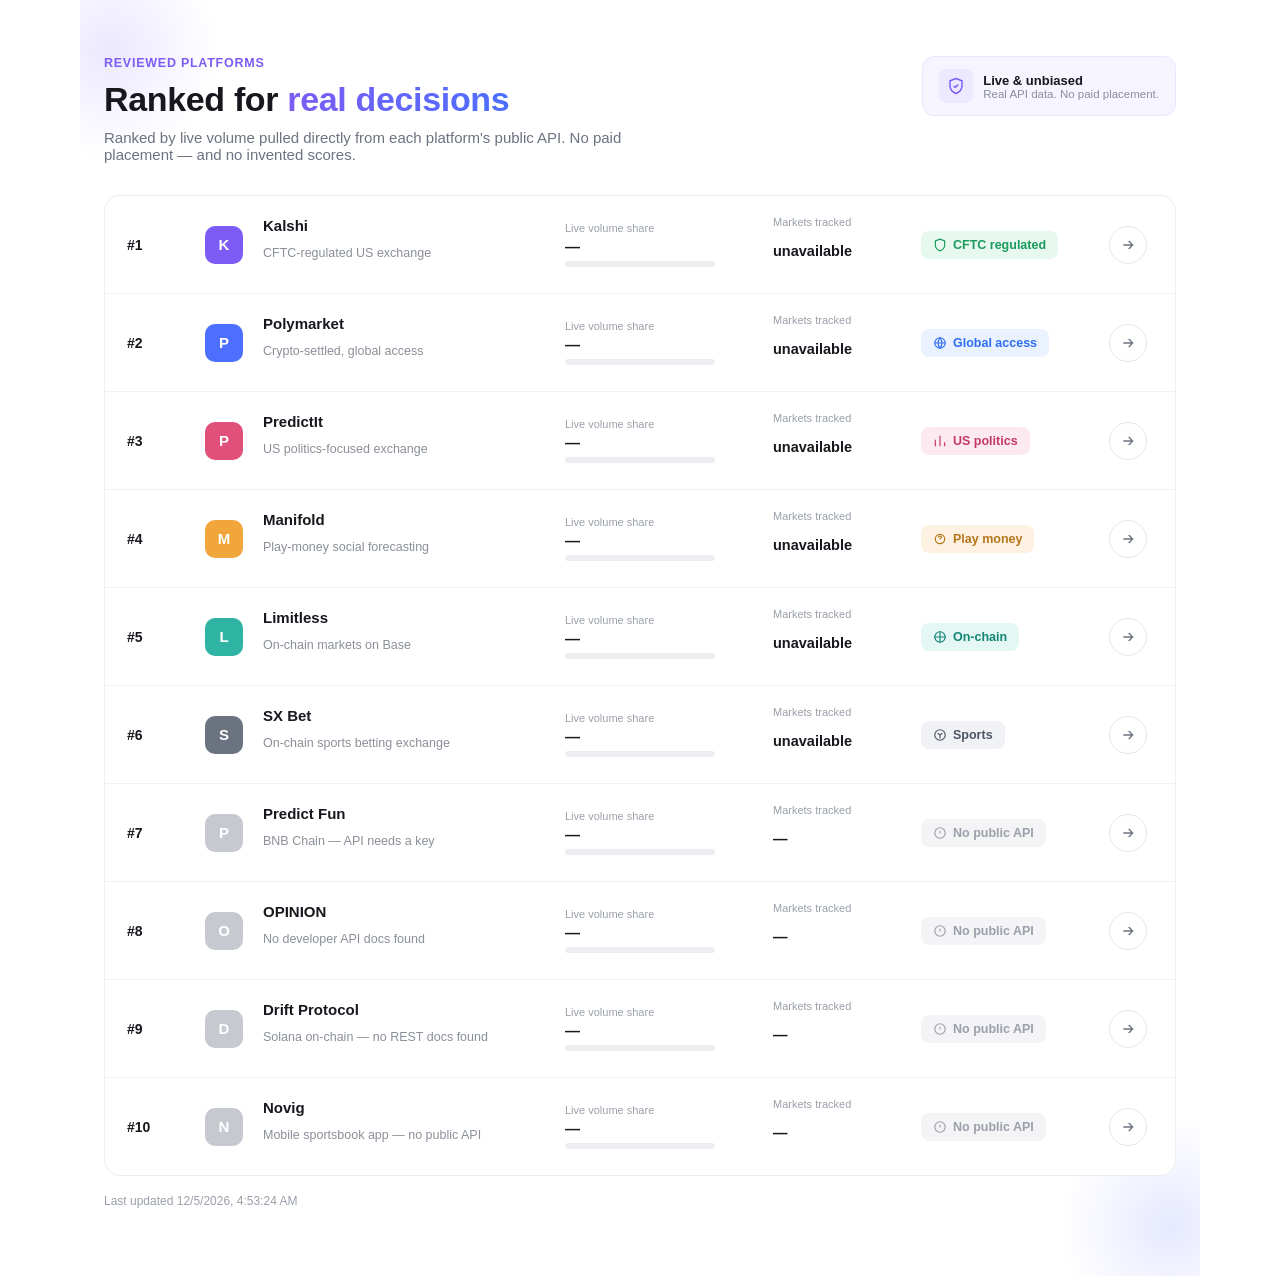
<file: ranked-platforms.html>
<!DOCTYPE html>
<html lang="en">
<head>
<meta charset="UTF-8">
<title>Ranked prediction market platforms</title>
<style>
  * { box-sizing: border-box; }
  body {
    font-family: -apple-system, BlinkMacSystemFont, "Segoe UI", Roboto, Arial, sans-serif;
    background: #fff;
    color: #16181d;
    margin: 0;
    padding: 0;
  }
  .wrap {
    max-width: 1120px;
    margin: 0 auto;
    padding: 56px 24px;
    position: relative;
    overflow: hidden;
  }
  .blob-tl {
    position: absolute; top: -60px; left: -80px;
    width: 220px; height: 220px; border-radius: 50%;
    background: radial-gradient(circle, #ece8fe 0%, rgba(236,232,254,0) 70%);
    z-index: 0;
  }
  .blob-br {
    position: absolute; bottom: -60px; right: -80px;
    width: 220px; height: 220px; border-radius: 50%;
    background: radial-gradient(circle, #e6e9ff 0%, rgba(230,233,255,0) 70%);
    z-index: 0;
  }
  .head {
    position: relative; z-index: 1;
    display: flex; align-items: flex-start; justify-content: space-between; gap: 24px;
    margin-bottom: 32px; flex-wrap: wrap;
  }
  .eyebrow {
    color: #7c5cf5; font-weight: 800; font-size: 12.5px;
    letter-spacing: 0.06em; margin: 0 0 10px;
  }
  h1 { font-size: 34px; font-weight: 800; margin: 0 0 10px; letter-spacing: -0.01em; }
  h1 .accent {
    background: linear-gradient(90deg, #7c5cf5, #4c6fff);
    -webkit-background-clip: text; background-clip: text; color: transparent;
  }
  .sub { color: #6b7280; font-size: 15px; margin: 0; max-width: 560px; }

  .badge-unbiased {
    display: flex; align-items: center; gap: 10px;
    background: #f6f5ff; border: 1px solid #eae6ff; border-radius: 12px;
    padding: 12px 16px; min-width: 230px;
  }
  .badge-unbiased .icon {
    width: 34px; height: 34px; border-radius: 8px; background: #ece8fe;
    display: flex; align-items: center; justify-content: center; flex-shrink: 0;
  }
  .badge-unbiased .t1 { font-weight: 700; font-size: 13px; margin: 0; }
  .badge-unbiased .t2 { font-size: 11.5px; color: #8a8f98; margin: 0; }

  .list {
    position: relative; z-index: 1;
    border: 1px solid #eceef2; border-radius: 16px; overflow: hidden;
    background: #fff;
  }
  .row {
    display: grid;
    grid-template-columns: 60px 40px 1fr 190px 130px 170px 44px;
    align-items: center; gap: 18px;
    padding: 20px 22px;
    border-bottom: 1px solid #f0f1f4;
  }
  .row:last-child { border-bottom: none; }
  .row.top { background: linear-gradient(90deg, #f7f5ff, #ffffff); }

  .rankwrap { display: flex; align-items: center; gap: 6px; }
  .rank { font-weight: 800; font-size: 14px; color: #16181d; }
  .crown { font-size: 15px; }

  .badge {
    width: 38px; height: 38px; border-radius: 10px; color: #fff;
    display: flex; align-items: center; justify-content: center;
    font-weight: 800; font-size: 15px;
  }
  .name { font-weight: 700; font-size: 15px; margin: 0 0 3px; }
  .desc { font-size: 12.5px; color: #8a8f98; }

  .score-label { font-size: 11px; color: #9aa0aa; margin: 0 0 4px; display:flex; align-items:center; gap:4px;}
  .score-value { font-weight: 800; font-size: 15px; margin: 0 0 6px; }
  .bar { height: 6px; background: #edeef2; border-radius: 3px; overflow: hidden; width: 150px; }
  .bar-fill { height: 100%; background: linear-gradient(90deg, #7c5cf5, #4c6fff); border-radius: 3px; }

  .vol-label { font-size: 11px; color: #9aa0aa; margin: 0 0 4px; }
  .vol-value { font-weight: 800; font-size: 14.5px; }
  .vol-count { font-size: 11.5px; color: #9aa0aa; margin-top: 2px; }

  .tag {
    display: inline-flex; align-items: center; gap: 6px;
    font-size: 12.5px; font-weight: 700; padding: 7px 12px; border-radius: 8px;
    white-space: nowrap; justify-self: start;
  }
  .tag svg { flex-shrink: 0; }

  .view {
    width: 38px; height: 38px; border-radius: 50%; border: 1px solid #e6e7eb;
    display: flex; align-items: center; justify-content: center; color: #6b7280;
    text-decoration: none; flex-shrink: 0;
  }
  .view:hover { background: #f7f7f9; }

  .footnote { position: relative; z-index: 1; margin-top: 18px; font-size: 12px; color: #9aa0aa; }
  .loading { padding: 48px; text-align: center; color: #9aa0aa; }

  @media (max-width: 860px) {
    .row { grid-template-columns: 40px 34px 1fr; grid-template-areas:
      "rank badge name" "rank badge name" ; }
    .bar { width: 100px; }
  }
</style>
</head>
<body>
<div class="wrap">
  <div class="blob-tl"></div>
  <div class="blob-br"></div>

  <div class="head">
    <div>
      <p class="eyebrow">REVIEWED PLATFORMS</p>
      <h1>Ranked for <span class="accent">real decisions</span></h1>
      <p class="sub">Ranked by live volume pulled directly from each platform's public API. No paid placement — and no invented scores.</p>
    </div>
    <div class="badge-unbiased">
      <div class="icon">
        <svg width="18" height="18" viewBox="0 0 24 24" fill="none" stroke="#7c5cf5" stroke-width="2"><path d="M12 2 4 5v6c0 5 3.4 9.4 8 11 4.6-1.6 8-6 8-11V5l-8-3Z"/><path d="m9 12 2 2 4-4"/></svg>
      </div>
      <div>
        <p class="t1">Live &amp; unbiased</p>
        <p class="t2">Real API data. No paid placement.</p>
      </div>
    </div>
  </div>

  <div class="list" id="list">
    <div class="loading">Loading live data&hellip;</div>
  </div>

  <p class="footnote" id="updated"></p>
</div>

<script>
// Platform metadata — factual descriptors + real per-category colors only.
const PLATFORMS = [
  { key: 'kalshi',     name: 'Kalshi',      initial: 'K', color: '#7c5cf5', desc: 'CFTC-regulated US exchange',
    tag: 'CFTC regulated', tagBg: '#e7f8ef', tagFg: '#1a9a5c',
    tagIcon: '<path d="M12 2 4 5v6c0 5 3.4 9.4 8 11 4.6-1.6 8-6 8-11V5l-8-3Z"/>' },
  { key: 'polymarket', name: 'Polymarket',  initial: 'P', color: '#4c6fff', desc: 'Crypto-settled, global access',
    tag: 'Global access', tagBg: '#eaf1ff', tagFg: '#2f6fed',
    tagIcon: '<circle cx="12" cy="12" r="9"/><path d="M3 12h18M12 3a15 15 0 0 1 0 18 15 15 0 0 1 0-18Z"/>' },
  { key: 'predictit',  name: 'PredictIt',   initial: 'P', color: '#e0507a', desc: 'US politics-focused exchange',
    tag: 'US politics', tagBg: '#fdeaf0', tagFg: '#c23b64',
    tagIcon: '<path d="M4 21V10M12 21V3M20 21v-7"/>' },
  { key: 'manifold',   name: 'Manifold',    initial: 'M', color: '#f0a63a', desc: 'Play-money social forecasting',
    tag: 'Play money', tagBg: '#fdf2e2', tagFg: '#b5751a',
    tagIcon: '<circle cx="12" cy="12" r="8"/><path d="M9.5 9.5c0-1.4 1-2.5 2.5-2.5s2.5 1 2.5 2.2c0 1.6-2.5 1.8-2.5 3.8M12 17h.01"/>' },
  { key: 'limitless',  name: 'Limitless',   initial: 'L', color: '#2fb3a3', desc: 'On-chain markets on Base',
    tag: 'On-chain', tagBg: '#e4f7f4', tagFg: '#128574',
    tagIcon: '<path d="M12 2v20M2 12h20"/><circle cx="12" cy="12" r="9"/>' },
  { key: 'sxbet',      name: 'SX Bet',      initial: 'S', color: '#6b7280', desc: 'On-chain sports betting exchange',
    tag: 'Sports', tagBg: '#f1f2f5', tagFg: '#4b5563',
    tagIcon: '<circle cx="12" cy="12" r="9"/><path d="m8 9 4 3 4-3M12 12v6"/>' },
  { key: null, name: 'Predict Fun',    initial: 'P', color: '#c7c9d1', desc: 'BNB Chain — API needs a key',
    tag: 'No public API', tagBg: '#f4f4f6', tagFg: '#9aa0aa', tagIcon: '<circle cx="12" cy="12" r="9"/><path d="M12 8v5M12 16h.01"/>' },
  { key: null, name: 'OPINION',        initial: 'O', color: '#c7c9d1', desc: 'No developer API docs found',
    tag: 'No public API', tagBg: '#f4f4f6', tagFg: '#9aa0aa', tagIcon: '<circle cx="12" cy="12" r="9"/><path d="M12 8v5M12 16h.01"/>' },
  { key: null, name: 'Drift Protocol', initial: 'D', color: '#c7c9d1', desc: 'Solana on-chain — no REST docs found',
    tag: 'No public API', tagBg: '#f4f4f6', tagFg: '#9aa0aa', tagIcon: '<circle cx="12" cy="12" r="9"/><path d="M12 8v5M12 16h.01"/>' },
  { key: null, name: 'Novig',          initial: 'N', color: '#c7c9d1', desc: 'Mobile sportsbook app — no public API',
    tag: 'No public API', tagBg: '#f4f4f6', tagFg: '#9aa0aa', tagIcon: '<circle cx="12" cy="12" r="9"/><path d="M12 8v5M12 16h.01"/>' },
];

// Point this at your own api.php (src=kalshi|polymarket|predictit|manifold|sxbet|limitless)
const API_BASE = '/api.php?src=';

function fmtVolume(n) {
  if (!n || n <= 0) return '—';
  if (n >= 1e9) return '$' + (n / 1e9).toFixed(2) + 'B';
  if (n >= 1e6) return '$' + (n / 1e6).toFixed(1) + 'M';
  if (n >= 1e3) return '$' + (n / 1e3).toFixed(1) + 'K';
  return '$' + n.toFixed(0);
}

async function fetchWithTimeout(url, ms) {
  const ctrl = new AbortController();
  const t = setTimeout(() => ctrl.abort(), ms);
  try {
    const res = await fetch(url, { signal: ctrl.signal });
    return res;
  } finally {
    clearTimeout(t);
  }
}

async function fetchOne(p) {
  if (!p.key) return { ...p, ok: false, noApi: true, totalVolume: 0 };
  // one retry, since shared hosting can be slow/flaky on the first hit
  for (let attempt = 0; attempt < 2; attempt++) {
    try {
      const res = await fetchWithTimeout(API_BASE + p.key, 20000);
      const data = await res.json();
      if (!Array.isArray(data) || data.length === 0) {
        if (attempt === 0) continue;
        return { ...p, ok: false, totalVolume: 0 };
      }
      let totalVolume = 0;
      for (const m of data) totalVolume += Number(m.volume || 0);
      return { ...p, totalVolume, marketCount: data.length, ok: true };
    } catch (e) {
      if (attempt === 0) continue;
      return { ...p, ok: false, totalVolume: 0 };
    }
  }
  return { ...p, ok: false, totalVolume: 0 };
}

async function loadAll() {
  // Sequential, not Promise.all — shared hosting (e.g. Hostinger) chokes when
  // 6 curl-backed PHP requests hit it at the same instant, so we go one at a time.
  const results = [];
  for (const p of PLATFORMS) {
    results.push(await fetchOne(p));
  }

  results.sort((a, b) => (b.totalVolume || 0) - (a.totalVolume || 0));
  const maxVolume = Math.max(...results.map((r) => r.totalVolume || 0), 1);

  const list = document.getElementById('list');
  list.innerHTML = '';

  results.forEach((p, i) => {
    const row = document.createElement('div');
    row.className = 'row' + (i === 0 && p.ok ? ' top' : '');
    const barPct = p.ok ? Math.max(4, Math.round((p.totalVolume / maxVolume) * 100)) : 0;

    row.innerHTML = `
      <div class="rankwrap">
        ${i === 0 && p.ok ? '<span class="crown">&#128081;</span>' : ''}
        <span class="rank">#${i + 1}</span>
      </div>
      <div class="badge" style="background:${p.color}">${p.initial}</div>
      <div>
        <p class="name">${p.name}</p>
        <p class="desc">${p.desc}</p>
      </div>
      <div>
        <p class="score-label">Live volume share</p>
        <p class="score-value">${p.ok ? fmtVolume(p.totalVolume) : '—'}</p>
        <div class="bar"><div class="bar-fill" style="width:${barPct}%"></div></div>
      </div>
      <div>
        <p class="vol-label">Markets tracked</p>
        <p class="vol-value">${p.ok ? p.marketCount : (p.noApi ? '—' : 'unavailable')}</p>
      </div>
      <div class="tag" style="background:${p.tagBg};color:${p.tagFg}">
        <svg width="14" height="14" viewBox="0 0 24 24" fill="none" stroke="${p.tagFg}" stroke-width="2">${p.tagIcon}</svg>
        ${p.tag}
      </div>
      <a class="view" href="#" title="View markets">
        <svg width="16" height="16" viewBox="0 0 24 24" fill="none" stroke="currentColor" stroke-width="2"><path d="M5 12h14M13 6l6 6-6 6"/></svg>
      </a>
    `;
    list.appendChild(row);
  });

  document.getElementById('updated').textContent = 'Last updated ' + new Date().toLocaleString();
}

loadAll();
</script>
</body>
</html>
</file>
